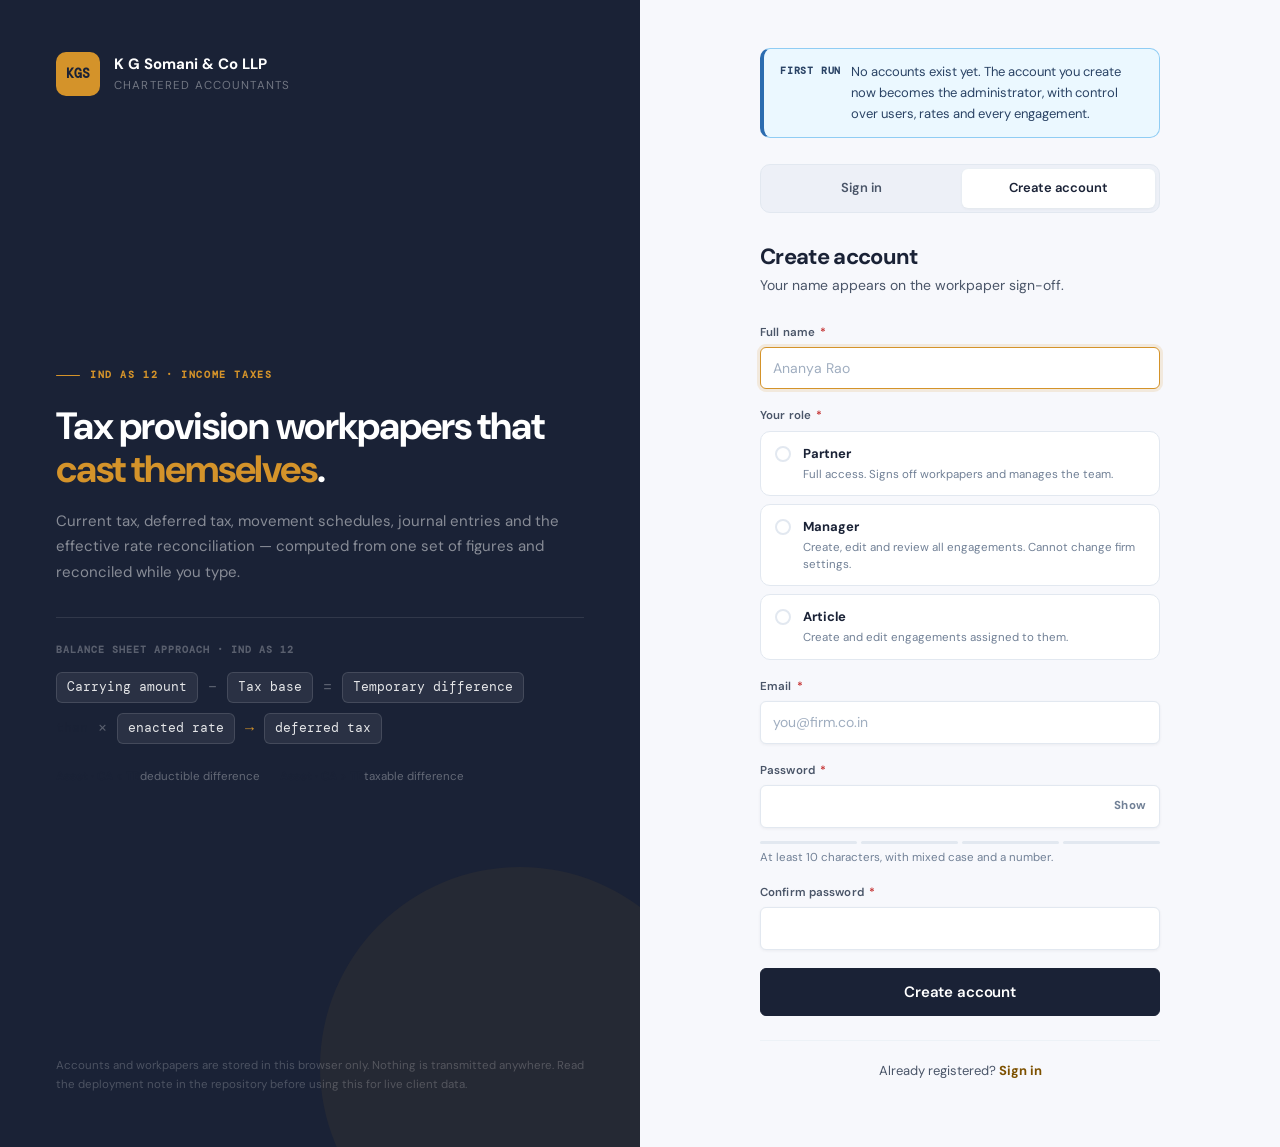
<file: index.html>
<!DOCTYPE html>
<html lang="en">
<head>
<meta charset="UTF-8">
<meta name="viewport" content="width=device-width, initial-scale=1">
<title>Sign in — Ind AS 12 Tax Provision Workpaper</title>
<meta name="description" content="Deferred and current tax computation under Ind AS 12. Balance sheet approach, journal entries, effective rate reconciliation and audit sign-off.">
<meta name="color-scheme" content="light">
<link rel="icon" href="favicon.svg" type="image/svg+xml">
<link rel="mask-icon" href="favicon.svg" color="#131a22">
<meta name="theme-color" content="#131a22">
<link rel="preconnect" href="https://fonts.googleapis.com">
<link rel="preconnect" href="https://fonts.gstatic.com" crossorigin>
<link rel="stylesheet" href="css/base.css">
<link rel="stylesheet" href="css/auth.css">
</head>
<body class="auth">

<a href="#auth-form" class="skip">Skip to sign in</a>

<div class="auth-wrap">

  <!-- ============ Left: the identity this whole tool rests on ============ -->
  <section class="auth-brand">
    <div class="auth-mark">
      <div class="auth-mark-badge" id="brand-mark">KGS</div>
      <div>
        <div class="auth-firm" id="brand-firm">K G Somani &amp; Co LLP</div>
        <div class="auth-firm-sub" id="brand-tag">Chartered Accountants</div>
      </div>
    </div>

    <div class="auth-hero">
      <p class="auth-kicker">Ind AS 12 · Income Taxes</p>
      <h1 class="auth-h1">Tax provision workpapers that <em>cast themselves</em>.</h1>
      <p class="auth-p">
        Current tax, deferred tax, movement schedules, journal entries and the
        effective rate reconciliation — computed from one set of figures and
        reconciled while you type.
      </p>

      <div class="auth-identity" aria-label="The balance sheet approach"><div class="id-label">Balance sheet approach · Ind AS 12</div>
        <div class="id-equation">
          <span class="id-term">Carrying amount</span>
          <span class="id-op">−</span>
          <span class="id-term">Tax base</span>
          <span class="id-op">=</span>
          <span class="id-term">Temporary difference</span>
        </div>
        <div class="id-equation">
          <span class="id-note">then</span>
          <span class="id-op">×</span>
          <span class="id-term">enacted rate</span>
          <span class="id-arrow">→</span>
          <span class="id-term">deferred tax</span>
        </div>
        <div class="id-outcome">
          <div class="id-out dta"><b>Asset · CA &lt; TB</b><span>deductible difference</span></div>
          <div class="id-out dtl"><b>Asset · CA &gt; TB</b><span>taxable difference</span></div>
        </div>
      </div>
    </div>

    <p class="auth-foot-note">
      Accounts and workpapers are stored in this browser only. Nothing is
      transmitted anywhere. Read the deployment note in the repository before
      using this for live client data.
    </p>
  </section>

  <!-- ============ Right: the form ============ -->
  <main class="auth-panel">
    <div class="auth-form" id="auth-form">

      <div id="bootstrap-banner" class="bootstrap hide">
        <span class="notice-tag">First run</span>
        <span>No accounts exist yet. The account you create now becomes the
        administrator, with control over users, rates and every engagement.</span>
      </div>

      <div class="auth-tabs" role="tablist" aria-label="Sign in or register">
        <button class="auth-tab" id="tab-signin" role="tab" aria-selected="true" aria-controls="pane-signin">Sign in</button>
        <button class="auth-tab" id="tab-register" role="tab" aria-selected="false" aria-controls="pane-register">Create account</button>
      </div>

      <div id="auth-alert" class="auth-alert" aria-live="polite"></div>

      <!-- ---- Sign in ---- -->
      <form id="pane-signin" role="tabpanel" aria-labelledby="tab-signin" novalidate>
        <h1 class="auth-title">Sign in</h1>
        <p class="auth-sub">Pick up where the workpaper was left.</p>

        <div class="auth-fields">
          <div class="field">
            <label class="lbl" for="si-email">Email</label>
            <input class="inp" id="si-email" type="email" autocomplete="username" required
                   placeholder="you@firm.co.in" style="text-align:left">
            <p class="err-txt hide" id="si-email-err"></p>
          </div>

          <div class="field">
            <label class="lbl" for="si-pw">Password</label>
            <div class="pw-wrap">
              <input class="inp" id="si-pw" type="password" autocomplete="current-password" required style="text-align:left">
              <button class="pw-toggle" type="button" data-pw="si-pw" aria-label="Show password">Show</button>
            </div>
            <p class="err-txt hide" id="si-pw-err"></p>
          </div>

          <button class="btn btn-primary btn-lg btn-block" type="submit" id="si-submit">Sign in</button>
        </div>

        <p class="auth-alt">
          No account yet? <button type="button" data-goto="register">Create one</button>
        </p>
      </form>

      <!-- ---- Register ---- -->
      <form id="pane-register" role="tabpanel" aria-labelledby="tab-register" class="hide" novalidate>
        <h1 class="auth-title">Create account</h1>
        <p class="auth-sub" id="reg-sub">Your name appears on the workpaper sign-off.</p>

        <div class="auth-fields">
          <div class="field">
            <label class="lbl" for="rg-name">Full name <span class="req" aria-hidden="true">*</span></label>
            <input class="inp" id="rg-name" autocomplete="name" required placeholder="Ananya Rao" style="text-align:left">
            <p class="err-txt hide" id="rg-name-err"></p>
          </div>

          <div class="field">
            <label class="lbl">Your role <span class="req">*</span></label>
            <div class="role-cards" id="rg-role-cards">
              <div class="role-card-opt">
                <input type="radio" name="rg-role" id="rg-role-partner" value="partner">
                <label class="role-card-label" for="rg-role-partner">
                  <div><div class="role-card-name">Partner</div><div class="role-card-desc">Full access. Signs off workpapers and manages the team.</div></div>
                </label>
              </div>
              <div class="role-card-opt">
                <input type="radio" name="rg-role" id="rg-role-manager" value="manager">
                <label class="role-card-label" for="rg-role-manager">
                  <div><div class="role-card-name">Manager</div><div class="role-card-desc">Create, edit and review all engagements. Cannot change firm settings.</div></div>
                </label>
              </div>
              <div class="role-card-opt">
                <input type="radio" name="rg-role" id="rg-role-article" value="article">
                <label class="role-card-label" for="rg-role-article">
                  <div><div class="role-card-name">Article</div><div class="role-card-desc">Create and edit engagements assigned to them.</div></div>
                </label>
              </div>
            </div>
            <p class="err-txt hide" id="rg-role-err">Select your role to continue.</p>
          </div>

          <div class="field">
            <label class="lbl" for="rg-email">Email <span class="req" aria-hidden="true">*</span></label>
            <input class="inp" id="rg-email" type="email" autocomplete="username" required placeholder="you@firm.co.in" style="text-align:left">
            <p class="err-txt hide" id="rg-email-err"></p>
          </div>

          <div class="field">
            <label class="lbl" for="rg-pw">Password <span class="req" aria-hidden="true">*</span></label>
            <div class="pw-wrap">
              <input class="inp" id="rg-pw" type="password" autocomplete="new-password" required
                     aria-describedby="rg-pw-hint" style="text-align:left">
              <button class="pw-toggle" type="button" data-pw="rg-pw" aria-label="Show password">Show</button>
            </div>
            <div class="pw-meter" id="rg-meter" data-score="0" aria-hidden="true">
              <span class="pw-seg"></span><span class="pw-seg"></span><span class="pw-seg"></span><span class="pw-seg"></span>
            </div>
            <p class="hint" id="rg-pw-hint">At least 10 characters, with mixed case and a number.</p>
            <p class="err-txt hide" id="rg-pw-err"></p>
          </div>

          <div class="field">
            <label class="lbl" for="rg-pw2">Confirm password <span class="req" aria-hidden="true">*</span></label>
            <input class="inp" id="rg-pw2" type="password" autocomplete="new-password" required style="text-align:left">
            <p class="err-txt hide" id="rg-pw2-err"></p>
          </div>

          <button class="btn btn-primary btn-lg btn-block" type="submit" id="rg-submit">Create account</button>
        </div>

        <p class="auth-alt">
          Already registered? <button type="button" data-goto="signin">Sign in</button>
        </p>
      </form>

      <p class="auth-note" id="crypto-note"></p>
    </div>
  </main>
</div>

<div class="toast-wrap" id="toast-wrap" role="status" aria-live="polite"></div>

<script src="js/core/util.js"></script>
<script src="js/core/store.js"></script>
<script src="js/core/hash.js"></script>
<script src="js/core/auth.js"></script>
<script src="js/auth-page.js"></script>
</body>
</html>
</file>
<file: css/base.css>
/* ============================================================
   BASE.CSS — KGS Tax Provision · Design System v4
   Palette: slate-navy (trust) + pure white surfaces + amber accent
   Type: DM Sans (body) + DM Mono (figures)
   ============================================================ */

@import url('https://fonts.googleapis.com/css2?family=DM+Sans:ital,opsz,wght@0,9..40,300;0,9..40,400;0,9..40,500;0,9..40,600;0,9..40,700;1,9..40,400&family=DM+Mono:wght@400;500&display=swap');

:root {
  /* ── Palette ── */
  --navy:       #1a2236;
  --navy-2:     #243047;
  --navy-3:     #2e3d5a;
  --slate:      #4a5568;
  --slate-2:    #718096;
  --slate-3:    #a0aec0;

  --amber:      #d4932a;
  --amber-2:    #e8a83a;
  --amber-bg:   #fef7eb;
  --amber-bd:   #f6d99a;
  --amber-text: #7d5100;

  --emerald:    #2f855a;
  --emerald-bg: #f0fff4;
  --emerald-bd: #9ae6b4;
  --emerald-tx: #1c4a35;

  --rose:       #c53030;
  --rose-bg:    #fff5f5;
  --rose-bd:    #feb2b2;
  --rose-tx:    #742a2a;

  --sky:        #2b6cb0;
  --sky-bg:     #ebf8ff;
  --sky-bd:     #90cdf4;
  --sky-tx:     #2a4365;

  /* ── Surfaces ── */
  --bg:         #f7f8fc;
  --bg-2:       #edf0f7;
  --surface:    #ffffff;
  --surface-2:  #f9fafb;
  --border:     #e2e8f0;
  --border-2:   #edf2f7;

  /* ── Type ── */
  --font:  'DM Sans', system-ui, -apple-system, sans-serif;
  --mono:  'DM Mono', ui-monospace, monospace;

  /* ── Scale ── */
  --fs-2xs: 10px;
  --fs-xs:  11.5px;
  --fs-sm:  13px;
  --fs-base:14px;
  --fs-md:  15px;
  --fs-lg:  18px;
  --fs-xl:  22px;
  --fs-2xl: 28px;

  /* ── Shape ── */
  --r-xs: 3px;
  --r-sm: 6px;
  --r:    10px;
  --r-md: 12px;
  --r-lg: 16px;

  /* ── Shadow ── */
  --sh-xs: 0 1px 3px rgba(26,34,54,.06);
  --sh-sm: 0 2px 8px rgba(26,34,54,.08), 0 1px 3px rgba(26,34,54,.04);
  --sh:    0 4px 16px rgba(26,34,54,.09), 0 1px 4px rgba(26,34,54,.04);
  --sh-md: 0 8px 28px rgba(26,34,54,.11), 0 2px 8px rgba(26,34,54,.04);
  --sh-lg: 0 20px 56px rgba(26,34,54,.15), 0 4px 12px rgba(26,34,54,.06);

  /* ── Layout ── */
  --hh: 58px;

  /* ── Motion ── */
  --ease:    120ms cubic-bezier(.4,0,.2,1);
  --ease-out:280ms cubic-bezier(.16,1,.3,1);
  --spring:  400ms cubic-bezier(.34,1.56,.64,1);
}

/* ── Reset ── */
*,*::before,*::after { box-sizing:border-box; margin:0; padding:0; }
html { -webkit-text-size-adjust:100%; }
body {
  font-family: var(--font);
  font-size: var(--fs-base);
  line-height: 1.6;
  color: var(--navy);
  background: var(--bg);
  -webkit-font-smoothing: antialiased;
}
input,select,button,textarea { font:inherit; color:inherit; }
a { color: var(--sky); text-decoration: none; }
a:hover { text-decoration: underline; }

/* ── Scrollbar ── */
* { scrollbar-width: thin; scrollbar-color: var(--border) transparent; }
*::-webkit-scrollbar { width:5px; height:5px; }
*::-webkit-scrollbar-track { background:transparent; }
*::-webkit-scrollbar-thumb { background:var(--border); border-radius:20px; }
*::-webkit-scrollbar-thumb:hover { background:var(--slate-3); }

/* ── Focus ── */
:focus-visible { outline:2px solid var(--amber); outline-offset:2px; border-radius:var(--r-xs); }
.btn:focus-visible { outline:2px solid var(--amber); outline-offset:2px; }

/* ── Animations ── */
@keyframes rise   { from { opacity:0; transform:translateY(10px); } to { opacity:1; transform:none; } }
@keyframes fade   { from { opacity:0; } to { opacity:1; } }
@keyframes pop    { from { opacity:0; transform:scale(.94) translateY(8px); } to { opacity:1; transform:none; } }
@keyframes toast-in { from { opacity:0; transform:translateY(14px) scale(.96); } to { opacity:1; transform:none; } }

@media (prefers-reduced-motion:reduce) {
  *,*::before,*::after { animation-duration:.01ms !important; transition-duration:.01ms !important; }
}

/* ── A11y ── */
.sr-only { position:absolute; width:1px; height:1px; padding:0; margin:-1px; overflow:hidden; clip:rect(0,0,0,0); white-space:nowrap; border:0; }
.skip { position:absolute; left:8px; top:-64px; z-index:9999; background:var(--navy); color:#fff; padding:10px 18px; border-radius:var(--r); font-size:var(--fs-sm); font-weight:600; transition:top var(--ease); }
.skip:focus { top:8px; }

/* ── Typography ── */
.num,.mono { font-family:var(--mono); font-variant-numeric:tabular-nums; }
.eyebrow { font-size:var(--fs-2xs); font-weight:600; letter-spacing:.1em; text-transform:uppercase; color:var(--slate-2); font-family:var(--mono); }
h1,h2,h3,h4 { font-weight:700; letter-spacing:-.02em; color:var(--navy); line-height:1.25; }
.h-page { font-size:var(--fs-2xl); font-weight:700; letter-spacing:-.03em; }
.lede { color:var(--slate); font-size:var(--fs-md); line-height:1.65; }

/* ── Buttons ── */
.btn {
  display:inline-flex; align-items:center; justify-content:center; gap:6px;
  padding:8px 16px; border:1.5px solid transparent; border-radius:var(--r-sm);
  font-size:var(--fs-sm); font-weight:600; letter-spacing:-.01em;
  cursor:pointer; white-space:nowrap; position:relative;
  transition:background var(--ease), border-color var(--ease), color var(--ease), box-shadow var(--ease-out), transform var(--ease-out);
  user-select:none;
}
.btn:disabled { opacity:.4; cursor:not-allowed; pointer-events:none; }
.btn:not(:disabled):active { transform:translateY(1px) scale(.982); }

.btn-primary { background:var(--navy); border-color:var(--navy); color:#fff; }
.btn-primary:not(:disabled):hover { background:var(--navy-2); border-color:var(--navy-2); box-shadow:var(--sh-sm); transform:translateY(-1px); }

.btn-amber { background:var(--amber); border-color:var(--amber); color:#fff; }
.btn-amber:not(:disabled):hover { background:var(--amber-2); box-shadow:0 4px 14px rgba(212,147,42,.35); transform:translateY(-1px); }

.btn-line { background:var(--surface); border-color:var(--border); color:var(--navy); box-shadow:var(--sh-xs); }
.btn-line:not(:disabled):hover { border-color:var(--slate-3); background:var(--bg); transform:translateY(-1px); }

.btn-ghost { background:transparent; border-color:transparent; color:var(--slate); }
.btn-ghost:not(:disabled):hover { background:var(--bg-2); color:var(--navy); }

.btn-danger { background:var(--rose); border-color:var(--rose); color:#fff; }
.btn-danger:not(:disabled):hover { background:#b91c1c; }

.btn-danger-line { background:var(--surface); border-color:var(--rose-bd); color:var(--rose-tx); }
.btn-danger-line:not(:disabled):hover { background:var(--rose-bg); }

/* dark header variant */
.btn-hdr { background:rgba(255,255,255,.09); border-color:rgba(255,255,255,.16); color:rgba(255,255,255,.88); }
.btn-hdr:not(:disabled):hover { background:rgba(255,255,255,.18); color:#fff; }

.btn-sm { padding:5px 11px; font-size:var(--fs-xs); border-radius:var(--r-xs); }
.btn-lg { padding:11px 22px; font-size:var(--fs-md); }
.btn-icon { padding:0; width:34px; height:34px; }
.btn-block { width:100%; }

/* ── Inputs ── */
.field { display:flex; flex-direction:column; gap:5px; }
.lbl { font-size:var(--fs-xs); font-weight:600; color:var(--slate); letter-spacing:.01em; display:flex; align-items:center; gap:5px; }
.req { color:var(--rose); }
.opt { color:var(--slate-3); font-weight:400; font-size:var(--fs-2xs); }

.inp {
  width:100%; padding:9px 12px;
  background:var(--surface); border:1.5px solid var(--border);
  border-radius:var(--r-sm); font-size:var(--fs-base); color:var(--navy);
  transition:border-color var(--ease), box-shadow var(--ease);
  box-shadow:var(--sh-xs);
}
.inp::placeholder { color:var(--slate-3); }
.inp:hover:not(:focus):not(:disabled) { border-color:var(--slate-3); }
.inp:focus { border-color:var(--amber); box-shadow:0 0 0 3px rgba(212,147,42,.15); outline:none; }
.inp:disabled,.inp[readonly] { background:var(--bg-2); color:var(--slate-2); cursor:not-allowed; }
.inp.num,.inp[type=number] { font-family:var(--mono); text-align:right; }
.inp.bad { border-color:var(--rose); }
.inp.bad:focus { box-shadow:0 0 0 3px rgba(197,48,48,.12); }

select.inp {
  cursor:pointer; appearance:none;
  background-image:url("data:image/svg+xml,%3Csvg xmlns='http://www.w3.org/2000/svg' width='10' height='6'%3E%3Cpath d='M1 1l4 4 4-4' stroke='%23718096' stroke-width='1.5' fill='none' stroke-linecap='round'/%3E%3C/svg%3E");
  background-repeat:no-repeat; background-position:right 11px center; padding-right:30px;
}
textarea.inp { resize:vertical; min-height:80px; font-family:var(--font); text-align:left; }

.hint { font-size:var(--fs-xs); color:var(--slate-2); line-height:1.5; }
.err-txt { font-size:var(--fs-xs); color:var(--rose-tx); font-weight:600; }

/* Field grids */
.fg { display:grid; gap:16px; }
.fg.c2 { grid-template-columns:repeat(2,minmax(0,1fr)); }
.fg.c3 { grid-template-columns:repeat(3,minmax(0,1fr)); }
.fg.c4 { grid-template-columns:repeat(4,minmax(0,1fr)); }
.sp2 { grid-column:span 2; }
@media(max-width:1080px){.fg.c4{grid-template-columns:repeat(2,minmax(0,1fr));}}
@media(max-width:900px){.fg.c3{grid-template-columns:repeat(2,minmax(0,1fr));}}
@media(max-width:640px){.fg.c2,.fg.c3,.fg.c4{grid-template-columns:minmax(0,1fr);}}

/* Switch */
.sw { display:inline-flex; align-items:center; gap:10px; cursor:pointer; font-size:var(--fs-sm); font-weight:500; }
.sw input { position:absolute; opacity:0; width:40px; height:22px; margin:0; cursor:pointer; }
.sw-track { width:40px; height:22px; border-radius:11px; background:var(--border); transition:background var(--ease); flex:none; position:relative; }
.sw-track::after { content:''; display:block; width:16px; height:16px; border-radius:50%; background:#fff; position:absolute; top:3px; left:3px; box-shadow:0 1px 3px rgba(0,0,0,.18); transition:transform var(--spring); }
.sw input:checked+.sw-track { background:var(--amber); }
.sw input:checked+.sw-track::after { transform:translateX(18px); }

/* ── Cards ── */
.card {
  background:var(--surface); border:1.5px solid var(--border);
  border-radius:var(--r-md); box-shadow:var(--sh-xs);
  margin-bottom:24px; /* Increased from 18px */
  overflow:hidden;
  animation:rise 300ms var(--ease-out) both;
  transition:box-shadow var(--ease-out), border-color var(--ease-out);
}
.card:hover { box-shadow:var(--sh-sm); }
.card-hdr {
  display:flex; align-items:center; justify-content:space-between; gap:14px; /* Increased from 12px */
  padding:16px 24px; /* Increased from 14px 20px */
  border-bottom:1.5px solid var(--border-2);
  background:var(--surface-2); flex-wrap:wrap;
}
.card-title { font-size:var(--fs-md); font-weight:700; color:var(--navy); display:flex; align-items:center; gap:10px; letter-spacing:-.015em; } /* Increased gap from 9px */
.card-sub { font-size:var(--fs-xs); color:var(--slate-2); font-weight:400; letter-spacing:0; }
.card-body { padding:24px; } /* Increased from 20px */
.card-body-flush { padding:0; }
.card-foot { padding:14px 24px; border-top:1.5px solid var(--border-2); background:var(--surface-2); display:flex; align-items:center; justify-content:space-between; gap:12px; flex-wrap:wrap; } /* Increased padding and gap */

/* Workpaper ref chip */
.wpref { font-family:var(--mono); font-size:var(--fs-xs); font-weight:600; color:var(--sky-tx); background:var(--sky-bg); border:1px solid var(--sky-bd); padding:2px 8px; border-radius:var(--r-xs); letter-spacing:.03em; white-space:nowrap; }

/* ── Badges ── */
.badge { display:inline-flex; align-items:center; gap:4px; padding:3px 9px; border-radius:20px; font-size:var(--fs-xs); font-weight:600; border:1.5px solid transparent; white-space:nowrap; }
.badge-neutral  { background:var(--bg-2); color:var(--slate); border-color:var(--border); }
.badge-sky      { background:var(--sky-bg); color:var(--sky-tx); border-color:var(--sky-bd); }
.badge-emerald  { background:var(--emerald-bg); color:var(--emerald-tx); border-color:var(--emerald-bd); }
.badge-rose     { background:var(--rose-bg); color:var(--rose-tx); border-color:var(--rose-bd); }
.badge-amber    { background:var(--amber-bg); color:var(--amber-text); border-color:var(--amber-bd); }
.badge-navy     { background:var(--navy); color:#fff; border-color:var(--navy); }
.badge-dta      { background:var(--emerald-bg); color:var(--emerald-tx); border-color:var(--emerald-bd); }
.badge-dtl      { background:var(--rose-bg); color:var(--rose-tx); border-color:var(--rose-bd); }
.badge-draft    { background:var(--bg-2); color:var(--slate); border-color:var(--border); }
.badge-review   { background:var(--amber-bg); color:var(--amber-text); border-color:var(--amber-bd); }
.badge-signed   { background:var(--emerald-bg); color:var(--emerald-tx); border-color:var(--emerald-bd); }

/* pill */
.pill { display:inline-flex; align-items:center; padding:2px 8px; border-radius:var(--r-sm); font-family:var(--mono); font-size:var(--fs-xs); font-weight:600; border:1.5px solid transparent; }
.pill-dta { background:var(--emerald-bg); color:var(--emerald-tx); border-color:var(--emerald-bd); }
.pill-dtl { background:var(--rose-bg); color:var(--rose-tx); border-color:var(--rose-bd); }
.pill-none { background:var(--bg-2); color:var(--slate-3); border-color:var(--border); }
.pill-sky { background:var(--sky-bg); color:var(--sky-tx); border-color:var(--sky-bd); }
.pill-amber { background:var(--amber-bg); color:var(--amber-text); border-color:var(--amber-bd); }

.txt-dta { color:var(--emerald-tx); } .txt-dtl { color:var(--rose-tx); }
.txt-mute { color:var(--slate-3); } .txt-amber { color:var(--amber-text); }

/* ── Notices ── */
.notice { display:flex; gap:10px; align-items:flex-start; padding:12px 16px; border-radius:var(--r); border:1.5px solid; border-left-width:4px; font-size:var(--fs-sm); line-height:1.6; margin-bottom:16px; animation:rise 260ms var(--ease-out) both; }
.notice-tag { font-family:var(--mono); font-size:var(--fs-2xs); font-weight:700; letter-spacing:.1em; text-transform:uppercase; flex:none; padding-top:1px; }
.notice-info  { background:var(--sky-bg); border-color:var(--sky-bd); border-left-color:var(--sky); color:var(--sky-tx); }
.notice-warn  { background:var(--amber-bg); border-color:var(--amber-bd); border-left-color:var(--amber); color:var(--amber-text); }
.notice-err   { background:var(--rose-bg); border-color:var(--rose-bd); border-left-color:var(--rose); color:var(--rose-tx); }
.notice-ok    { background:var(--emerald-bg); border-color:var(--emerald-bd); border-left-color:var(--emerald); color:var(--emerald-tx); }

/* ── Tables ── */
.tbl-scroll { overflow-x:auto; -webkit-overflow-scrolling:touch; }
table.wt { width:100%; border-collapse:separate; border-spacing:0; font-size:var(--fs-sm); }
table.wt th { text-align:left; padding:10px 14px; background:var(--bg-2); border-bottom:1.5px solid var(--border); font-size:var(--fs-2xs); font-weight:700; letter-spacing:.07em; text-transform:uppercase; color:var(--slate-2); white-space:nowrap; position:sticky; top:0; z-index:2; }
table.wt th .th-sub { display:block; font-weight:400; font-size:var(--fs-2xs); text-transform:none; letter-spacing:0; color:var(--slate-3); margin-top:2px; }
table.wt td { padding:9px 14px; border-bottom:1px solid var(--border-2); vertical-align:middle; transition:background var(--ease); }
table.wt td:first-child { border-left:3px solid transparent; }
table.wt tbody tr:hover td { background:rgba(212,147,42,.04); }
table.wt tbody tr:hover td:first-child { border-left-color:var(--amber); }
table.wt .r { text-align:right; }
table.wt .c { text-align:center; }
table.wt td.r,table.wt td.figure { font-family:var(--mono); }
table.wt .rn { font-family:var(--mono); font-size:var(--fs-2xs); color:var(--slate-3); text-align:right; }
table.wt tfoot td,table.wt tr.row-sub td { background:var(--bg); font-weight:700; border-top:1.5px solid var(--border); }
table.wt tr.row-total td { background:var(--navy); color:#fff; font-weight:700; border-top:2px solid var(--navy); border-bottom:none; font-size:var(--fs-base); }
table.wt tr.row-total td.r { font-family:var(--mono); }
table.wt tbody tr.row-total:hover td { background:var(--navy-2); }
table.wt tr.row-indent td:first-child { padding-left:32px; color:var(--slate); }
table.wt tr.row-quiet td { color:var(--slate-2); }

/* Inline inputs */
.ti { width:100%; padding:5px 8px; background:transparent; border:1.5px solid transparent; border-radius:var(--r-sm); font-size:var(--fs-sm); color:var(--navy); transition:background var(--ease),border-color var(--ease); }
.ti:hover:not(:focus):not(:disabled) { background:var(--surface); border-color:var(--border); }
.ti:focus { background:var(--surface); border-color:var(--amber); box-shadow:0 0 0 2px rgba(212,147,42,.14); outline:none; }
.ti.num { font-family:var(--mono); text-align:right; }
.ti::placeholder { color:var(--slate-3); }
.ti:disabled { color:var(--slate-2); cursor:not-allowed; }
.ti[type=number]::-webkit-outer-spin-button,.ti[type=number]::-webkit-inner-spin-button,.inp[type=number]::-webkit-outer-spin-button,.inp[type=number]::-webkit-inner-spin-button { -webkit-appearance:none; margin:0; }
.ti[type=number],.inp[type=number] { -moz-appearance:textfield; appearance:textfield; }

.row-del { width:26px; height:26px; display:inline-flex; align-items:center; justify-content:center; background:transparent; border:1.5px solid transparent; border-radius:var(--r-sm); color:var(--slate-3); cursor:pointer; font-size:15px; transition:all var(--ease); }
.row-del:hover { background:var(--rose-bg); border-color:var(--rose-bd); color:var(--rose-tx); }

.add-row { display:flex; align-items:center; gap:8px; width:100%; padding:10px 20px; background:none; border:none; border-top:1.5px dashed var(--border); color:var(--amber); font-size:var(--fs-sm); font-weight:600; cursor:pointer; text-align:left; transition:background var(--ease); }
.add-row:hover { background:var(--amber-bg); }
.empty-row td { padding:32px 20px; text-align:center; color:var(--slate-2); font-size:var(--fs-sm); }

/* ── Toasts ── */
.toast-wrap { position:fixed; bottom:20px; right:20px; z-index:9000; display:flex; flex-direction:column; gap:8px; align-items:flex-end; pointer-events:none; }
.toast { display:flex; align-items:center; gap:10px; min-width:260px; max-width:380px; padding:12px 16px; background:var(--navy); color:#fff; border-radius:var(--r); box-shadow:var(--sh-lg); font-size:var(--fs-sm); font-weight:500; border-left:3px solid var(--amber); animation:toast-in 320ms var(--spring) both; pointer-events:auto; }
.toast.ok  { border-left-color:var(--emerald); }
.toast.err { border-left-color:var(--rose); }
.toast.warn{ border-left-color:var(--amber); }
.toast-tag { font-family:var(--mono); font-size:var(--fs-2xs); font-weight:700; letter-spacing:.08em; opacity:.6; flex:none; }
.toast-x { background:none; border:none; color:rgba(255,255,255,.6); cursor:pointer; font-size:16px; padding:2px 4px; margin-left:auto; border-radius:var(--r-xs); }
.toast-x:hover { color:#fff; background:rgba(255,255,255,.12); }
.toast-out { opacity:0; transform:translateX(16px); transition:all 200ms ease; }
@media(max-width:560px){ .toast-wrap{left:12px;right:12px;bottom:12px;align-items:stretch;} .toast{min-width:0;max-width:none;} }

/* ── Modal ── */
.modal-back { position:fixed; inset:0; z-index:8000; background:rgba(26,34,54,.55); backdrop-filter:blur(4px); display:flex; align-items:center; justify-content:center; padding:20px; animation:fade 140ms ease; }
.modal { background:var(--surface); border-radius:var(--r-lg); box-shadow:var(--sh-lg); width:100%; max-width:520px; max-height:90vh; display:flex; flex-direction:column; animation:pop 260ms var(--spring) both; }
.modal.wide { max-width:740px; }
.modal-hdr { padding:20px 24px; border-bottom:1.5px solid var(--border-2); display:flex; align-items:flex-start; justify-content:space-between; gap:12px; }
.modal-hdr h2 { font-size:var(--fs-lg); font-weight:700; color:var(--navy); letter-spacing:-.02em; }
.modal-body { padding:24px; overflow-y:auto; flex:1; }
.modal-foot { padding:16px 24px; border-top:1.5px solid var(--border-2); background:var(--surface-2); display:flex; justify-content:flex-end; gap:8px; flex-wrap:wrap; border-radius:0 0 var(--r-lg) var(--r-lg); }
.modal-x { background:none; border:none; color:var(--slate-2); cursor:pointer; font-size:22px; line-height:1; padding:3px 7px; border-radius:var(--r-sm); }
.modal-x:hover { background:var(--bg-2); color:var(--navy); }

/* ── Utilities ── */
.row { display:flex; align-items:center; gap:8px; }
.row-wrap { flex-wrap:wrap; }
.spread { display:flex; align-items:center; justify-content:space-between; gap:12px; }
.grow { flex:1 1 auto; min-width:0; }
.stack { display:flex; flex-direction:column; }
.gap-4{gap:4px;}.gap-8{gap:8px;}.gap-12{gap:12px;}.gap-16{gap:16px;}
.mt-8{margin-top:8px;}.mt-12{margin-top:12px;}.mt-16{margin-top:16px;}.mt-24{margin-top:24px;}
.mb-8{margin-bottom:8px;}.mb-16{margin-bottom:16px;}
.divider { height:1.5px; background:var(--border-2); border:none; margin:20px 0; }
.two-col { display:grid; grid-template-columns:repeat(2,minmax(0,1fr)); gap:18px; }
@media(max-width:900px){.two-col{grid-template-columns:minmax(0,1fr);}}
.hide { display:none !important; }

/* ── Journal entries ── */
.je { border:1.5px solid var(--border); border-radius:var(--r-md); overflow:hidden; margin-bottom:16px; background:var(--surface); box-shadow:var(--sh-xs); animation:rise 300ms var(--ease-out) both; }
.je-hdr { display:flex; align-items:center; justify-content:space-between; gap:10px; padding:12px 18px; background:linear-gradient(135deg,var(--navy-2),var(--navy)); color:#fff; flex-wrap:wrap; }
.je-ref { font-family:var(--mono); font-size:var(--fs-xs); font-weight:700; letter-spacing:.08em; background:rgba(255,255,255,.12); padding:2px 8px; border-radius:var(--r-xs); }
.je-title { font-size:var(--fs-base); font-weight:700; letter-spacing:-.01em; }
.je-std { font-family:var(--mono); font-size:var(--fs-xs); color:rgba(255,255,255,.45); }
.je table { width:100%; border-collapse:collapse; font-size:var(--fs-sm); }
.je th { padding:8px 18px; background:var(--surface-2); font-size:var(--fs-2xs); font-weight:700; letter-spacing:.06em; text-transform:uppercase; color:var(--slate-2); text-align:left; border-bottom:1.5px solid var(--border); }
.je th.r { text-align:right; }
.je td { padding:9px 18px; border-bottom:1px solid var(--border-2); }
.je td.r { text-align:right; font-family:var(--mono); }
.je-side { font-family:var(--mono); font-size:var(--fs-xs); font-weight:700; width:36px; }
.je-side.dr { color:var(--rose-tx); } .je-side.cr { color:var(--emerald-tx); }
.je tr.je-cr td:nth-child(2) { padding-left:42px; }
.je-cast { background:var(--surface-2); font-weight:700; }
.je-cast td { border-top:1.5px solid var(--border); border-bottom:none; }
.je-narr { padding:10px 18px; background:var(--surface-2); border-top:1.5px solid var(--border-2); font-size:var(--fs-sm); color:var(--slate); font-style:italic; line-height:1.6; }

/* ── KPI ── */
.kpis { display:grid; grid-template-columns:repeat(4,minmax(0,1fr)); gap:14px; margin-bottom:24px; }
@media(max-width:1000px){.kpis{grid-template-columns:repeat(2,minmax(0,1fr));}}
.kpi { background:var(--surface); border:1.5px solid var(--border); border-radius:var(--r-md); padding:18px 20px; border-top:3px solid var(--border); position:relative; overflow:hidden; box-shadow:var(--sh-xs); animation:rise 360ms var(--ease-out) both; transition:transform var(--ease-out),box-shadow var(--ease-out); }
.kpi:hover { transform:translateY(-2px); box-shadow:var(--sh-sm); }
.kpi-lbl { font-family:var(--mono); font-size:var(--fs-2xs); font-weight:700; letter-spacing:.09em; text-transform:uppercase; color:var(--slate-2); margin-bottom:8px; }
.kpi-val { font-family:var(--mono); font-size:22px; font-weight:700; color:var(--navy); letter-spacing:-.04em; white-space:nowrap; overflow:hidden; text-overflow:ellipsis; margin-bottom:4px; }
.kpi-sub { font-size:var(--fs-xs); color:var(--slate-2); }
.kpi.k-navy { border-top-color:var(--navy); }
.kpi.k-dta { border-top-color:var(--emerald); } .kpi.k-dta .kpi-val { color:var(--emerald-tx); }
.kpi.k-dtl { border-top-color:var(--rose); } .kpi.k-dtl .kpi-val { color:var(--rose-tx); }
.kpi.k-amber { border-top-color:var(--amber); }
</file>
<file: css/auth.css>
/* ============================================================
   AUTH.CSS — Sign in · Register
   Clean split: left = brand thesis, right = focused form
   ============================================================ */
body.auth { min-height:100vh; background:var(--navy); }

.auth-wrap { min-height:100vh; display:grid; grid-template-columns:1fr 1fr; }

/* ── Left: brand ── */
.auth-brand {
  background:var(--navy);
  padding:52px 56px; display:flex; flex-direction:column; justify-content:space-between;
  position:relative; overflow:hidden;
}
.auth-brand::after { content:''; position:absolute; bottom:-120px; right:-80px; width:400px; height:400px; border-radius:50%; background:var(--amber); opacity:.06; pointer-events:none; }

.auth-brand > * { position:relative; animation:rise 500ms var(--ease-out) both; }
.auth-hero { animation-delay:80ms; }

.auth-mark { display:flex; align-items:center; gap:14px; }
.auth-mark-badge { width:44px; height:44px; border-radius:var(--r); background:var(--amber); display:grid; place-items:center; font-family:var(--mono); font-size:13px; font-weight:700; color:var(--navy); }
.auth-firm { font-size:var(--fs-md); font-weight:700; color:#fff; }
.auth-firm-sub { font-size:var(--fs-xs); color:rgba(255,255,255,.38); letter-spacing:.1em; text-transform:uppercase; margin-top:1px; }

.auth-kicker { font-family:var(--mono); font-size:var(--fs-2xs); font-weight:600; letter-spacing:.16em; text-transform:uppercase; color:var(--amber); margin-bottom:22px; display:flex; align-items:center; gap:10px; }
.auth-kicker::before { content:''; width:24px; height:1.5px; background:var(--amber); border-radius:2px; }
.auth-h1 { font-size:38px; font-weight:700; line-height:1.12; letter-spacing:-.03em; color:#fff; margin-bottom:18px; }
.auth-h1 em { font-style:normal; color:var(--amber); }
.auth-p { font-size:var(--fs-md); line-height:1.7; color:rgba(255,255,255,.48); }

.auth-identity { margin:32px 0 0; padding:24px 0 0; border-top:1px solid rgba(255,255,255,.1); }
.id-label { font-family:var(--mono); font-size:var(--fs-2xs); font-weight:600; letter-spacing:.1em; text-transform:uppercase; color:rgba(255,255,255,.28); margin-bottom:14px; }
.id-equation { display:flex; align-items:center; gap:10px; flex-wrap:wrap; font-family:var(--mono); font-size:var(--fs-sm); margin-bottom:10px; }
.id-term { color:rgba(255,255,255,.88); background:rgba(255,255,255,.07); border:1px solid rgba(255,255,255,.12); padding:4px 10px; border-radius:var(--r-sm); }
.id-op { color:rgba(255,255,255,.28); font-size:var(--fs-md); }
.id-arrow { color:var(--amber); font-size:var(--fs-md); }
.id-out { font-size:var(--fs-xs); margin-top:14px; }
.id-out strong { display:block; font-size:var(--fs-sm); margin-bottom:3px; }
.id-out.dta strong { color:#6ee7b7; }
.id-out.dtl strong { color:#fc8181; }
.id-out span { color:rgba(255,255,255,.32); }
.id-outcome { display:flex; gap:20px; flex-wrap:wrap; }

.auth-foot-note { font-size:var(--fs-xs); color:rgba(255,255,255,.22); line-height:1.65; }

/* ── Right: form ── */
.auth-panel { display:flex; align-items:center; justify-content:center; padding:48px 40px; background:var(--bg); }
.auth-form { width:100%; max-width:400px; animation:rise 420ms var(--ease-out) 80ms both; }

.auth-tabs { display:flex; gap:4px; padding:4px; background:var(--bg-2); border:1.5px solid var(--border); border-radius:var(--r); margin-bottom:30px; }
.auth-tab { flex:1; padding:9px; background:none; border:none; border-radius:var(--r-sm); font-size:var(--fs-sm); font-weight:600; color:var(--slate); cursor:pointer; transition:background var(--ease-out),color var(--ease-out),box-shadow var(--ease-out); }
.auth-tab[aria-selected="true"] { background:var(--surface); color:var(--navy); box-shadow:var(--sh-xs),0 0 0 1px var(--border-2); }
.auth-tab:not([aria-selected="true"]):hover { color:var(--navy); }

.auth-title { font-size:var(--fs-xl); font-weight:700; letter-spacing:-.03em; margin-bottom:4px; }
.auth-sub { color:var(--slate); font-size:var(--fs-base); margin-bottom:28px; line-height:1.5; }
.auth-fields { display:flex; flex-direction:column; gap:18px; }

.pw-wrap { position:relative; }
.pw-wrap .inp { padding-right:72px; }
.pw-toggle { position:absolute; right:5px; top:50%; transform:translateY(-50%); background:none; border:none; padding:5px 9px; border-radius:var(--r-sm); font-size:var(--fs-xs); font-weight:700; color:var(--slate-2); cursor:pointer; letter-spacing:.02em; transition:background var(--ease),color var(--ease); }
.pw-toggle:hover { background:var(--bg-2); color:var(--navy); }

.pw-meter { display:flex; gap:4px; margin-top:8px; }
.pw-seg { height:3px; flex:1; border-radius:2px; background:var(--border); transition:background 200ms ease; }
.pw-meter[data-score="1"] .pw-seg:nth-child(-n+1) { background:var(--rose); }
.pw-meter[data-score="2"] .pw-seg:nth-child(-n+2) { background:var(--amber); }
.pw-meter[data-score="3"] .pw-seg:nth-child(-n+3) { background:#38a169; }
.pw-meter[data-score="4"] .pw-seg { background:var(--emerald); }

/* Role selector cards */
.role-cards { display:flex; flex-direction:column; gap:8px; }
.role-card-opt { position:relative; }
.role-card-opt input[type=radio] { position:absolute; opacity:0; width:0; height:0; }
.role-card-label {
  display:flex; align-items:flex-start; gap:12px; padding:12px 14px;
  border:1.5px solid var(--border); border-radius:var(--r);
  cursor:pointer; transition:border-color var(--ease),background var(--ease);
  background:var(--surface);
}
.role-card-label:hover { border-color:var(--amber-bd); background:var(--amber-bg); }
.role-card-opt input:checked + .role-card-label { border-color:var(--amber); background:var(--amber-bg); }
.role-card-label::before { content:''; width:16px; height:16px; border-radius:50%; border:2px solid var(--border); flex:none; margin-top:2px; transition:border-color var(--ease),background var(--ease); }
.role-card-opt input:checked + .role-card-label::before { border-color:var(--amber); background:var(--amber); }
.role-card-name { font-size:var(--fs-sm); font-weight:700; color:var(--navy); }
.role-card-desc { font-size:var(--fs-xs); color:var(--slate-2); margin-top:2px; line-height:1.45; }

.auth-alt { margin-top:24px; padding-top:20px; border-top:1.5px solid var(--border-2); font-size:var(--fs-sm); color:var(--slate); text-align:center; }
.auth-alt button { background:none; border:none; color:var(--amber-text); font-weight:700; cursor:pointer; font-size:inherit; padding:0; }
.auth-alt button:hover { text-decoration:underline; }

.bootstrap { display:flex; gap:10px; padding:13px 16px; margin-bottom:26px; background:var(--sky-bg); border:1.5px solid var(--sky-bd); border-left:4px solid var(--sky); border-radius:var(--r); font-size:var(--fs-sm); line-height:1.6; color:var(--sky-tx); }
.notice-tag { font-family:var(--mono); font-size:var(--fs-2xs); font-weight:700; letter-spacing:.08em; text-transform:uppercase; flex:none; }
.auth-alert { margin-bottom:16px; }
.auth-note { margin-top:18px; font-size:var(--fs-xs); color:var(--slate-2); line-height:1.6; }

@media(max-width:960px){
  .auth-wrap { grid-template-columns:minmax(0,1fr); }
  .auth-brand { padding:32px 28px; min-height:auto; }
  .auth-h1 { font-size:26px; }
  .auth-identity,.auth-foot-note { display:none; }
  .auth-panel { padding:36px 24px 60px; }
}
</file>
<file: css/app.css>
/* ============================================================
   APP.CSS — Main workpaper shell
   Layout: fixed header → horizontal tab bar → single scrollable pane
   No cramped three-column. Tallies = separate tab.
   ============================================================ */

body.app { overflow:hidden; height:100vh; }

/* ── Header ── */
.hdr {
  position:fixed; inset:0 0 auto 0; height:var(--hh); z-index:900;
  background:var(--navy);
  display:flex; align-items:center; justify-content:space-between;
  gap:16px; /* Increased from 12px */
  padding:0 24px; /* Increased from 20px */
  box-shadow:0 1px 0 rgba(255,255,255,.07), 0 2px 16px rgba(26,34,54,.22);
}
.hdr-l,.hdr-r { display:flex; align-items:center; gap:12px; min-width:0; } /* Increased gap from 8px */

.mark {
  width:34px; height:34px; border-radius:var(--r-sm); flex:none;
  background:var(--amber);
  display:grid; place-items:center;
  font-family:var(--mono); font-size:11px; font-weight:700;
  color:var(--navy); letter-spacing:.04em;
}
.hdr-firm-block { min-width:0; }
.hdr-firm { font-size:var(--fs-sm); font-weight:700; color:#fff; letter-spacing:-.01em; line-height:1.3; }
.hdr-tag  { font-size:var(--fs-2xs); color:rgba(255,255,255,.4); letter-spacing:.08em; text-transform:uppercase; }
.hdr-div  { width:1px; height:22px; background:rgba(255,255,255,.12); margin:0 4px; flex:none; }

.hdr-eng { min-width:0; }
.hdr-eng-name { font-size:var(--fs-sm); font-weight:700; color:rgba(255,255,255,.92); white-space:nowrap; overflow:hidden; text-overflow:ellipsis; max-width:280px; }
.hdr-eng-meta { font-family:var(--mono); font-size:var(--fs-2xs); color:rgba(255,255,255,.38); }

.hdr-status { font-family:var(--mono); font-size:9px; font-weight:700; letter-spacing:.1em; text-transform:uppercase; padding:3px 9px; border-radius:var(--r-xs); flex:none; border:1.5px solid; }
.hdr-status.draft  { background:rgba(255,255,255,.07); border-color:rgba(255,255,255,.14); color:rgba(255,255,255,.5); }
.hdr-status.review { background:rgba(212,147,42,.15); border-color:rgba(212,147,42,.3); color:var(--amber-2); }
.hdr-status.signed { background:rgba(47,133,90,.15); border-color:rgba(47,133,90,.3); color:#68d391; }
.hdr-status.locked { background:rgba(197,48,48,.15); border-color:rgba(197,48,48,.3); color:#fc8181; }

/* Account */
.acct { position:relative; }
.acct-btn { display:flex; align-items:center; gap:8px; background:rgba(255,255,255,.08); border:1.5px solid rgba(255,255,255,.14); border-radius:var(--r); padding:5px 11px 5px 5px; cursor:pointer; color:rgba(255,255,255,.88); font-size:var(--fs-xs); font-weight:600; transition:background var(--ease); }
.acct-btn:hover { background:rgba(255,255,255,.16); }
.avatar { width:28px; height:28px; border-radius:50%; flex:none; background:var(--amber); color:var(--navy); display:grid; place-items:center; font-size:var(--fs-xs); font-weight:800; letter-spacing:.04em; }
.acct-menu { position:absolute; right:0; top:calc(100% + 8px); z-index:950; min-width:240px; background:var(--surface); border:1.5px solid var(--border); border-radius:var(--r-md); box-shadow:var(--sh-lg); overflow:hidden; animation:pop 140ms var(--ease-out); }
.acct-head { padding:14px 18px; border-bottom:1.5px solid var(--border-2); background:var(--surface-2); }
.acct-name { font-weight:700; font-size:var(--fs-base); color:var(--navy); }
.acct-mail { font-size:var(--fs-xs); color:var(--slate-2); margin-top:2px; }
.acct-item { display:flex; align-items:center; justify-content:space-between; gap:10px; width:100%; padding:10px 18px; background:none; border:none; text-align:left; cursor:pointer; font-size:var(--fs-sm); color:var(--slate); transition:background var(--ease),color var(--ease); }
.acct-item:hover { background:var(--amber-bg); color:var(--navy); }
.acct-item.danger { color:var(--rose-tx); border-top:1.5px solid var(--border-2); }
.acct-item.danger:hover { background:var(--rose-bg); }
.kbd { font-family:var(--mono); font-size:var(--fs-2xs); padding:2px 6px; border:1.5px solid var(--border); border-bottom-width:2px; border-radius:var(--r-xs); background:var(--surface-2); color:var(--slate-2); }

/* ── Shell: header + tab bar + content ── */
.shell {
  position:fixed; inset:var(--hh) 0 0 0;
  display:flex; flex-direction:column;
}

/* ── Tab bar (replaces sidebar) ── */
.tab-bar {
  display:flex; align-items:stretch; gap:0;
  background:var(--surface); border-bottom:1.5px solid var(--border);
  padding:0; overflow-x:auto; flex:none;
  box-shadow:var(--sh-xs);
}
.tab-bar::-webkit-scrollbar { height:0; }

/* Engagement picker in tab bar */
.eng-pick-bar {
  display:flex; align-items:center; gap:10px; /* Increased from 8px */
  padding:10px 20px; /* Increased padding */
  border-right:1.5px solid var(--border);
  flex:none; min-width:0; max-width:280px; /* Increased from 260px */
}
.eng-pick-bar select { font-size:var(--fs-xs); padding:6px 28px 6px 10px; min-width:0; flex:1; } /* Slightly increased padding */

/* Tab items */
.tab-group { display:flex; align-items:stretch; gap:2px; } /* Added gap between tabs */
.tab-sep { width:1.5px; background:var(--border-2); margin:10px 0; flex:none; } /* Increased margin */

.tab-item {
  display:flex; align-items:center; gap:8px; /* Increased from 7px */
  padding:0 18px; /* Increased from 16px */
  background:none; border:none;
  border-bottom:3px solid transparent;
  font-size:var(--fs-sm); font-weight:500; color:var(--slate);
  cursor:pointer; white-space:nowrap; height:48px;
  transition:color var(--ease),border-color var(--ease),background var(--ease);
  position:relative;
}
.tab-item:hover { color:var(--navy); background:var(--bg); }
.tab-item[aria-current="page"] { color:var(--amber-text); border-bottom-color:var(--amber); font-weight:700; }
.tab-item .tab-n { width:22px; height:22px; border-radius:4px; display:grid; place-items:center; font-family:var(--mono); font-size:var(--fs-xs); font-weight:700; background:var(--bg-2); color:var(--slate-2); border:1.5px solid var(--border-2); flex:none; transition:background var(--ease),color var(--ease); }
.tab-item[aria-current="page"] .tab-n { background:var(--amber); color:var(--navy); border-color:var(--amber); }
.tab-flag { position:absolute; top:6px; right:6px; width:7px; height:7px; border-radius:50%; background:var(--rose); }

/* ── Page content ── */
.main { 
  flex:1; 
  overflow-y:auto; 
  overflow-x:hidden; 
  padding:32px 40px 80px; /* Increased horizontal padding from 32px to 40px */
}
.sheet { 
  max-width:1200px; /* Increased from 1080px for better use of space */
  margin:0 auto; 
}

.pg-hdr { display:flex; align-items:flex-end; justify-content:space-between; gap:18px; margin-bottom:24px; flex-wrap:wrap; }
.pg-eye { display:flex; align-items:center; gap:10px; margin-bottom:6px; }
.pg-desc { color:var(--slate); font-size:var(--fs-md); margin-top:6px; max-width:68ch; line-height:1.65; }
.pg-acts { display:flex; gap:8px; flex-wrap:wrap; align-items:center; }

.step { display:none; }
.step.on { display:block; animation:rise 260ms var(--ease-out); }

.step-nav { display:flex; justify-content:space-between; gap:10px; margin-top:28px; padding-top:20px; border-top:1.5px solid var(--border); }

/* ── Engagement cards ── */
.eng-grid { display:grid; grid-template-columns:repeat(auto-fill,minmax(300px,1fr)); gap:16px; }
.eng-card { background:var(--surface); border:1.5px solid var(--border); border-radius:var(--r-md); padding:20px; cursor:pointer; text-align:left; width:100%; transition:border-color var(--ease-out),box-shadow var(--ease-out),transform var(--ease-out); animation:rise 280ms var(--ease-out) both; position:relative; overflow:hidden; }
.eng-card::before { content:''; position:absolute; top:0; left:0; right:0; height:3px; background:linear-gradient(90deg,var(--amber),var(--amber-2)); opacity:0; transition:opacity var(--ease-out); }
.eng-card:hover { border-color:var(--amber-bd); box-shadow:var(--sh-md); transform:translateY(-3px); }
.eng-card:hover::before { opacity:1; }
.eng-card-name { font-size:var(--fs-md); font-weight:700; color:var(--navy); letter-spacing:-.015em; line-height:1.3; }
.eng-card-fy { font-family:var(--mono); font-size:var(--fs-xs); color:var(--slate-2); margin-top:3px; }
.eng-card-figs { display:flex; gap:20px; padding-top:12px; border-top:1.5px solid var(--border-2); margin-top:12px; }
.eng-card-fig-l { font-size:var(--fs-2xs); font-weight:700; letter-spacing:.07em; text-transform:uppercase; color:var(--slate-2); margin-bottom:3px; }
.eng-card-fig-v { font-family:var(--mono); font-size:var(--fs-base); font-weight:700; color:var(--navy); }
.eng-progress { height:3px; background:var(--border); border-radius:2px; overflow:hidden; margin:12px 0; }
.eng-progress-fill { height:100%; background:var(--amber); border-radius:2px; transition:width 400ms ease; }
.eng-footer { display:flex; align-items:center; justify-content:space-between; gap:8px; margin-top:10px; }
.eng-avatars { display:flex; }
.eng-av { width:24px; height:24px; border-radius:50%; background:var(--navy-3); color:rgba(255,255,255,.9); display:grid; place-items:center; font-size:9px; font-weight:700; border:2px solid var(--surface); margin-left:-6px; flex:none; }
.eng-av:first-child { margin-left:0; }
.eng-av-more { background:var(--bg-2); color:var(--slate-2); }
.eng-footer-acts { display:flex; gap:4px; }

.empty-state { text-align:center; padding:64px 24px; }
.empty-icon { width:56px; height:56px; margin:0 auto 20px; border-radius:var(--r-md); background:var(--amber-bg); border:1.5px solid var(--amber-bd); display:grid; place-items:center; }

/* ── Tallies tab ── */
.tallies-page { max-width:680px; }
.rail-verdict { display:flex; align-items:center; gap:10px; padding:14px 18px; border-radius:var(--r-md); margin-bottom:18px; font-size:var(--fs-sm); font-weight:700; border:1.5px solid; }
.rail-verdict.clean { background:var(--emerald-bg); border-color:var(--emerald-bd); color:var(--emerald-tx); }
.rail-verdict.query { background:var(--amber-bg); border-color:var(--amber-bd); color:var(--amber-text); }
.rail-verdict.idle  { background:var(--bg-2); border-color:var(--border); color:var(--slate); }

.tally { display:grid; grid-template-columns:24px 1fr; gap:10px; padding:12px 14px; border-radius:var(--r); background:none; border:1.5px solid var(--border-2); width:100%; text-align:left; cursor:pointer; margin-bottom:6px; transition:background var(--ease),border-color var(--ease),transform var(--ease-out); }
.tally:hover { background:var(--amber-bg); border-color:var(--amber-bd); transform:translateX(4px); }
.tally-lbl { font-size:var(--fs-sm); font-weight:700; color:var(--navy); line-height:1.3; }
.tally-detail { font-size:var(--fs-xs); color:var(--slate-2); margin-top:2px; line-height:1.4; }
.tick { width:24px; height:24px; flex:none; }
.tick svg { width:100%; height:100%; }
.tick.ok svg path { stroke:var(--emerald); }
.tick.query svg path { stroke:var(--amber); }
.tick.idle svg path { stroke:var(--border); }
.tick.ok svg path,.tick.query svg path { stroke-dasharray:30; stroke-dashoffset:0; animation:tick-draw 360ms ease; }
@keyframes tick-draw { from{stroke-dashoffset:30}to{stroke-dashoffset:0} }

.rail-fig-section { background:var(--surface); border:1.5px solid var(--border); border-radius:var(--r-md); overflow:hidden; margin-top:20px; }
.rail-fig-title { font-family:var(--mono); font-size:var(--fs-2xs); font-weight:700; letter-spacing:.1em; text-transform:uppercase; color:var(--slate-2); padding:12px 16px; background:var(--surface-2); border-bottom:1.5px solid var(--border-2); }
.rail-fig { display:flex; justify-content:space-between; align-items:baseline; gap:10px; padding:10px 16px; border-bottom:1px solid var(--border-2); font-size:var(--fs-sm); }
.rail-fig:last-child { border-bottom:none; }
.rail-fig-l { color:var(--slate); }
.rail-fig-v { font-family:var(--mono); font-weight:700; color:var(--navy); white-space:nowrap; }

.issue { display:grid; grid-template-columns:auto 1fr; gap:8px; width:100%; text-align:left; padding:10px 14px; margin-bottom:6px; border-radius:var(--r-sm); border:1.5px solid; cursor:pointer; font-size:var(--fs-xs); line-height:1.5; transition:filter var(--ease); }
.issue-error { background:var(--rose-bg); border-color:var(--rose-bd); color:var(--rose-tx); }
.issue-warn  { background:var(--amber-bg); border-color:var(--amber-bd); color:var(--amber-text); }
.issue:hover { filter:brightness(.96); }
.issue-tag { font-family:var(--mono); font-weight:700; font-size:9px; letter-spacing:.08em; }

/* ── Checklist ── */
.chk-group { font-family:var(--mono); font-size:9px; font-weight:700; letter-spacing:.12em; text-transform:uppercase; color:var(--slate-2); padding:14px 20px 7px; background:var(--surface-2); border-bottom:1.5px solid var(--border-2); }
.chk-row { display:grid; grid-template-columns:1fr auto auto; gap:16px; align-items:start; padding:14px 20px; border-bottom:1px solid var(--border-2); transition:background var(--ease); }
.chk-row:hover { background:var(--surface-2); }
.chk-text { font-size:var(--fs-base); color:var(--navy); line-height:1.5; font-weight:500; }
.chk-meta { font-size:var(--fs-xs); color:var(--slate-2); margin-top:3px; }
.chk-seg { display:inline-flex; border:1.5px solid var(--border); border-radius:var(--r-sm); overflow:hidden; flex:none; }
.chk-seg button { padding:5px 12px; background:var(--surface); border:none; border-right:1.5px solid var(--border); font-size:var(--fs-xs); font-weight:600; color:var(--slate); cursor:pointer; transition:background var(--ease),color var(--ease); }
.chk-seg button:last-child { border-right:none; }
.chk-seg button:hover { background:var(--bg-2); color:var(--navy); }
.chk-seg button[aria-pressed="true"] { color:#fff; }
.chk-seg button[data-state=done][aria-pressed="true"]  { background:var(--emerald); }
.chk-seg button[data-state=query][aria-pressed="true"] { background:var(--amber); color:var(--navy); }
.chk-seg button[data-state=na][aria-pressed="true"]    { background:var(--slate); }
.chk-ref { font-family:var(--mono); font-size:var(--fs-xs); color:var(--slate-2); white-space:nowrap; padding-top:6px; }

/* ── Disclosure ── */
.disc { font-family:var(--font); font-size:var(--fs-md); line-height:1.75; color:var(--navy); max-width:80ch; }
.disc h4 { font-size:var(--fs-lg); font-weight:700; margin:24px 0 10px; }
.disc h4:first-child { margin-top:0; }
.disc p { margin-bottom:12px; }
.disc table { width:100%; border-collapse:collapse; font-size:var(--fs-sm); margin:12px 0 18px; }
.disc th { text-align:left; padding:8px 12px; border-bottom:2px solid var(--navy); font-weight:700; }
.disc th.r,.disc td.r { text-align:right; }
.disc td { padding:7px 12px; border-bottom:1px solid var(--border-2); }
.disc td.r { font-family:var(--mono); }
.disc tr.d-tot td { border-top:1px solid var(--navy); border-bottom:2.5px double var(--navy); font-weight:700; }
.disc tr.d-sub td { font-weight:700; background:var(--surface-2); }
.disc .d-in td:first-child { padding-left:28px; }

/* ── Progress bar in sidebar footer ── */
.prog-bar { height:5px; border-radius:3px; background:rgba(255,255,255,.15); overflow:hidden; }
.prog-fill { height:100%; border-radius:3px; background:var(--amber); transition:width 280ms ease; }

/* ── Sign-off section ── */
.signoff-card { border:1.5px solid var(--amber-bd); background:var(--amber-bg); }
.signoff-card .card-hdr { background:var(--amber-bg); border-bottom-color:var(--amber-bd); }

/* ── Team management ── */
.team-row { display:grid; grid-template-columns:36px 1fr auto auto; align-items:center; gap:12px; padding:11px 14px; border-radius:var(--r); background:var(--surface-2); border:1.5px solid var(--border-2); margin-bottom:6px; transition:border-color var(--ease); }
.team-row:hover { border-color:var(--border); }
.team-av { width:36px; height:36px; border-radius:50%; background:var(--navy); color:#fff; display:grid; place-items:center; font-size:var(--fs-xs); font-weight:700; flex:none; }
.team-name { font-size:var(--fs-sm); font-weight:700; color:var(--navy); }
.team-email { font-size:var(--fs-xs); color:var(--slate-2); }
.team-add-row { display:flex; gap:12px; align-items:flex-end; flex-wrap:wrap; }

/* ── Responsive ── */
@media(max-width:900px){
  .main { padding:16px 16px 80px; }
  .tab-item { padding:0 11px; font-size:var(--fs-xs); }
  .tab-item .tab-n { display:none; }
  .eng-pick-bar { max-width:160px; }
}
@media(max-width:680px){
  .kpis { grid-template-columns:minmax(0,1fr); }
  .h-page { font-size:var(--fs-xl); }
}

/* ── Team management modals ─────────────────────────────── */

.tm-eng-title { font-size:var(--fs-sm); color:var(--slate); margin-bottom:16px; }
.tm-eng-title strong { color:var(--navy); }

.tm-section-title { font-size:var(--fs-sm); font-weight:700; color:var(--navy); margin-bottom:10px; letter-spacing:-.01em; }
.tm-optional { font-size:var(--fs-xs); font-weight:400; color:var(--slate-2); }

.tm-divider {
  font-family:var(--mono); font-size:var(--fs-2xs); font-weight:700;
  letter-spacing:.1em; text-transform:uppercase; color:var(--slate-2);
  padding:12px 0 8px; border-top:1.5px solid var(--border-2);
  margin-top:14px; display:flex; align-items:center; gap:10px;
}
.tm-divider::after { content:''; flex:1; height:1.5px; background:var(--border-2); }

/* Search box */
.tm-search-wrap { position:relative; margin-bottom:8px; }
.tm-search-inp { padding-left:36px !important; }
.tm-search-wrap::before {
  content:''; position:absolute; left:12px; top:50%; transform:translateY(-50%);
  width:14px; height:14px;
  background-image:url("data:image/svg+xml,%3Csvg xmlns='http://www.w3.org/2000/svg' width='14' height='14' fill='none'%3E%3Ccircle cx='6' cy='6' r='4.5' stroke='%23718096' stroke-width='1.5'/%3E%3Cpath d='M9.5 9.5l3 3' stroke='%23718096' stroke-width='1.5' stroke-linecap='round'/%3E%3C/svg%3E");
  background-repeat:no-repeat; pointer-events:none;
}

/* Search results list */
.tm-search-results {
  max-height:220px; overflow-y:auto;
  border:1.5px solid var(--border); border-radius:var(--r-sm);
  background:var(--surface); margin-bottom:4px;
}
.tm-search-row {
  display:grid; grid-template-columns:36px 1fr auto;
  align-items:center; gap:10px;
  padding:10px 12px; border-bottom:1px solid var(--border-2);
  transition:background var(--ease);
}
.tm-search-row:last-child { border-bottom:none; }
.tm-search-row:hover { background:var(--amber-bg); }

/* Pending / current members list */
.tm-pending-list { display:flex; flex-direction:column; gap:4px; }
.tm-pending-row {
  display:grid; grid-template-columns:36px 1fr auto auto;
  align-items:center; gap:10px;
  padding:10px 12px; border-radius:var(--r-sm);
  background:var(--surface-2); border:1.5px solid var(--border-2);
  transition:border-color var(--ease);
}
.tm-pending-row:hover { border-color:var(--border); }

/* Shared avatar + info */
.tm-av {
  width:36px; height:36px; border-radius:50%;
  background:var(--navy); color:#fff;
  display:grid; place-items:center;
  font-size:var(--fs-xs); font-weight:700; flex:none;
}
.tm-info { min-width:0; }
.tm-name { font-size:var(--fs-sm); font-weight:700; color:var(--navy); }
.tm-email { font-size:var(--fs-xs); color:var(--slate-2); display:flex; align-items:center; gap:5px; flex-wrap:wrap; margin-top:1px; }

.tm-empty { padding:16px 12px; text-align:center; color:var(--slate-2); font-size:var(--fs-sm); }
.tm-hint-empty { color:var(--slate-2); font-size:var(--fs-sm); padding:8px 0; }
</file>
<file: css/admin.css>
/* ============================================================
   ADMIN.CSS — Admin console
   Uses new base.css tokens. All classes admin.html uses.
   ============================================================ */

body.admin { min-height:100vh; background:var(--bg); overflow-y:auto; padding-top:var(--hh); }

/* Header */
.a-top { position:fixed; inset:0 0 auto 0; height:var(--hh); z-index:900; background:var(--navy); display:flex; align-items:center; justify-content:space-between; gap:12px; padding:0 22px; box-shadow:0 1px 0 rgba(255,255,255,.07),0 2px 16px rgba(26,34,54,.22); }
.a-top-l { display:flex; align-items:center; gap:12px; min-width:0; }
.a-title { font-size:var(--fs-sm); font-weight:700; color:#fff; letter-spacing:-.01em; display:flex; align-items:center; gap:10px; }
.a-title span { font-size:var(--fs-xs); font-weight:400; color:rgba(255,255,255,.38); padding-left:10px; border-left:1px solid rgba(255,255,255,.14); }

/* Tab nav */
.a-tabs { position:sticky; top:var(--hh); z-index:800; display:flex; align-items:stretch; background:var(--surface); border-bottom:1.5px solid var(--border); padding:0 22px; box-shadow:var(--sh-xs); overflow-x:auto; }
.a-tabs::-webkit-scrollbar { height:0; }
.a-tab { flex:none; padding:13px 18px; background:none; border:none; border-bottom:3px solid transparent; margin-bottom:-1px; font-size:var(--fs-sm); font-weight:600; color:var(--slate); cursor:pointer; white-space:nowrap; display:flex; align-items:center; gap:7px; transition:color var(--ease),border-color var(--ease); }
.a-tab:hover { color:var(--navy); }
.a-tab[aria-selected="true"] { color:var(--amber-text); border-bottom-color:var(--amber); }
.a-tab-count { display:inline-flex; align-items:center; justify-content:center; min-width:18px; height:18px; padding:0 5px; border-radius:9px; background:var(--bg-2); border:1.5px solid var(--border); font-size:var(--fs-xs); font-weight:700; color:var(--slate); transition:background var(--ease); }
.a-tab[aria-selected="true"] .a-tab-count { background:var(--amber-bg); border-color:var(--amber-bd); color:var(--amber-text); }

/* Content */
.a-body { max-width:1100px; margin:0 auto; padding:28px 22px 80px; }
.a-pane { display:none; }
.a-pane.on { display:block; animation:rise 240ms var(--ease-out); }

.a-head { display:flex; align-items:flex-start; justify-content:space-between; gap:16px; margin-bottom:22px; flex-wrap:wrap; }

/* Filters */
.a-filters { display:flex; gap:10px; align-items:center; margin-bottom:16px; flex-wrap:wrap; }
.a-filters .inp { flex:1; min-width:160px; max-width:300px; font-size:var(--fs-sm); }

/* Stats */
.a-stats { display:grid; grid-template-columns:repeat(auto-fill,minmax(180px,1fr)); gap:14px; margin-bottom:24px; }
.a-stat { background:var(--surface); border:1.5px solid var(--border); border-radius:var(--r-md); padding:18px 20px; box-shadow:var(--sh-xs); position:relative; overflow:hidden; transition:box-shadow var(--ease-out),transform var(--ease-out); }
.a-stat:hover { box-shadow:var(--sh-sm); transform:translateY(-1px); }
.a-stat::after { content:''; position:absolute; bottom:0; left:0; right:0; height:3px; background:linear-gradient(90deg,var(--amber),var(--amber-2)); }
.a-stat-lbl { font-family:var(--mono); font-size:var(--fs-2xs); font-weight:700; letter-spacing:.09em; text-transform:uppercase; color:var(--slate-2); margin-bottom:10px; }
.a-stat-val { font-family:var(--mono); font-size:30px; font-weight:700; color:var(--navy); letter-spacing:-.05em; line-height:1; }
.a-stat-sub { font-size:var(--fs-xs); color:var(--slate-2); margin-top:6px; }

/* User table */
.u-cell { display:flex; align-items:center; gap:10px; }
.u-avatar { width:34px; height:34px; border-radius:50%; background:var(--navy); color:#fff; display:grid; place-items:center; font-size:var(--fs-xs); font-weight:700; flex:none; }
.u-info { min-width:0; }
.u-name { font-size:var(--fs-sm); font-weight:700; color:var(--navy); }
.u-email { font-size:var(--fs-xs); color:var(--slate-2); white-space:nowrap; overflow:hidden; text-overflow:ellipsis; }

/* Status dots */
.status-dot { width:8px; height:8px; border-radius:50%; display:inline-block; flex:none; }
.status-dot-active { background:var(--emerald); }
.status-dot-suspended { background:var(--slate-3); }
.status-dot-locked { background:var(--rose); }

/* Log */
.log-row { display:grid; grid-template-columns:130px 1fr; gap:12px; align-items:start; padding:10px 20px; border-bottom:1px solid var(--border-2); font-size:var(--fs-sm); transition:background var(--ease); }
.log-row:hover { background:var(--surface-2); }
.log-row:last-child { border-bottom:none; }
.log-time { font-family:var(--mono); font-size:var(--fs-xs); color:var(--slate-2); padding-top:1px; }
.log-msg { color:var(--slate); line-height:1.5; }
.log-user { font-weight:700; color:var(--navy); }

/* Role matrix */
.rm-yes { color:var(--emerald-tx); font-weight:700; text-align:center; }
.rm-no  { color:var(--border); text-align:center; }

/* Danger zone */
.danger-zone .card-hdr { background:var(--rose-bg); }
.danger-zone .card-hdr .card-title { color:var(--rose-tx); }
.dz-row { display:flex; align-items:flex-start; justify-content:space-between; gap:16px; padding:16px 0; border-bottom:1.5px solid var(--border-2); flex-wrap:wrap; }
.dz-row:last-child { border-bottom:none; padding-bottom:0; }
.dz-row>div { flex:1; min-width:0; }
.dz-row>div strong { font-size:var(--fs-sm); font-weight:700; color:var(--navy); display:block; margin-bottom:4px; }
.dz-row>div p { font-size:var(--fs-xs); color:var(--slate); line-height:1.55; margin:0; }
.dz-row>button { flex:none; align-self:center; }

/* Storage bar */
.storage-bar-wrap { height:8px; border-radius:4px; background:var(--border); overflow:hidden; margin:10px 0 6px; }
.storage-bar-fill { height:100%; border-radius:4px; background:linear-gradient(90deg,var(--amber),var(--amber-2)); transition:width 400ms ease; }

/* Rate badge */
.rate-default-badge { font-family:var(--mono); font-size:var(--fs-xs); font-weight:700; color:var(--amber-text); background:var(--amber-bg); border:1.5px solid var(--amber-bd); padding:2px 8px; border-radius:var(--r-xs); }

/* Admin acct */
.admin .acct-btn { background:rgba(255,255,255,.08); border:1.5px solid rgba(255,255,255,.14); border-radius:var(--r); padding:5px 10px 5px 5px; cursor:pointer; color:rgba(255,255,255,.88); font-size:var(--fs-xs); font-weight:600; display:flex; align-items:center; gap:8px; transition:background var(--ease); }
.admin .acct-btn:hover { background:rgba(255,255,255,.16); }

@media(max-width:900px){ .a-body{padding:16px 14px 60px;} .a-stats{grid-template-columns:repeat(2,1fr);} .a-tab{padding:11px 11px;} }
@media(max-width:600px){ .a-stats{grid-template-columns:1fr;} .dz-row{flex-direction:column;} }
</file>
<file: css/print.css>
/* ============================================================
   PRINT.CSS — Workpaper print output
   Clean, readable, letter-press style for A4 / letter
   ============================================================ */

@media print {
  * { box-sizing: border-box; }

  :root {
    --font: 'Times New Roman', Times, serif;
    --mono: 'Courier New', Courier, monospace;
  }

  body { background: white; color: #000; font-family: var(--font); font-size: 11pt; }

  /* Hide UI chrome */
  .hdr, .side, .rail, .step-nav, .rail-toggle, .side-toggle, .pg-acts,
  .btn, .add-row, .row-del, .chk-seg, .toast-wrap, .modal-back,
  .acct, .scrim, .eng-pick { display: none !important; }

  .shell { display: block; }
  .main { margin: 0; padding: 0; overflow: visible; }
  .sheet { max-width: 100%; }

  .step { display: none !important; }
  .step.on { display: block !important; }

  /* Cards */
  .card { border: 1px solid #ccc; border-radius: 0; box-shadow: none; margin-bottom: 14pt; page-break-inside: avoid; }
  .card-hdr { background: #f0f0f0; border-bottom: 1pt solid #ccc; padding: 7pt 10pt; }
  .card-hdr::after { display: none; }
  .card-title { font-size: 11pt; font-weight: bold; }
  .card-body { padding: 10pt; }

  /* Tables */
  table.wt { font-size: 9.5pt; }
  table.wt th { background: #e8e8e8; color: #000; font-size: 8pt; padding: 5pt 8pt; }
  table.wt td { padding: 4pt 8pt; border-bottom: 0.5pt solid #ddd; }
  table.wt tbody tr:hover td { background: transparent; }
  table.wt tr.row-total td { background: #1a1a1a; color: white; }

  /* KPIs */
  .kpis { display: grid; grid-template-columns: repeat(4, 1fr); gap: 8pt; margin-bottom: 14pt; }
  .kpi { border: 1pt solid #ccc; border-radius: 0; box-shadow: none; padding: 8pt 10pt; }
  .kpi-val { font-size: 16pt; }

  /* Journal entries */
  .je { page-break-inside: avoid; }
  .je-hdr { background: #2a2a2a; }

  /* Page header on every page */
  .pg-hdr { margin-bottom: 10pt; }
  .h-page { font-size: 16pt; }

  /* Page breaks */
  .step.on > .card { page-break-inside: avoid; }
  h1, h2, h3 { page-break-after: avoid; }
  table { page-break-inside: auto; }
  tr { page-break-inside: avoid; }

  /* Disclosure */
  .disc { font-size: 10.5pt; line-height: 1.6; }

  @page {
    margin: 16mm 18mm;
    @top-right { content: "K G Somani & Co LLP — Ind AS 12 Workpaper"; font-size: 8pt; color: #666; }
    @bottom-right { content: "Page " counter(page) " of " counter(pages); font-size: 8pt; }
  }
}
</file>
